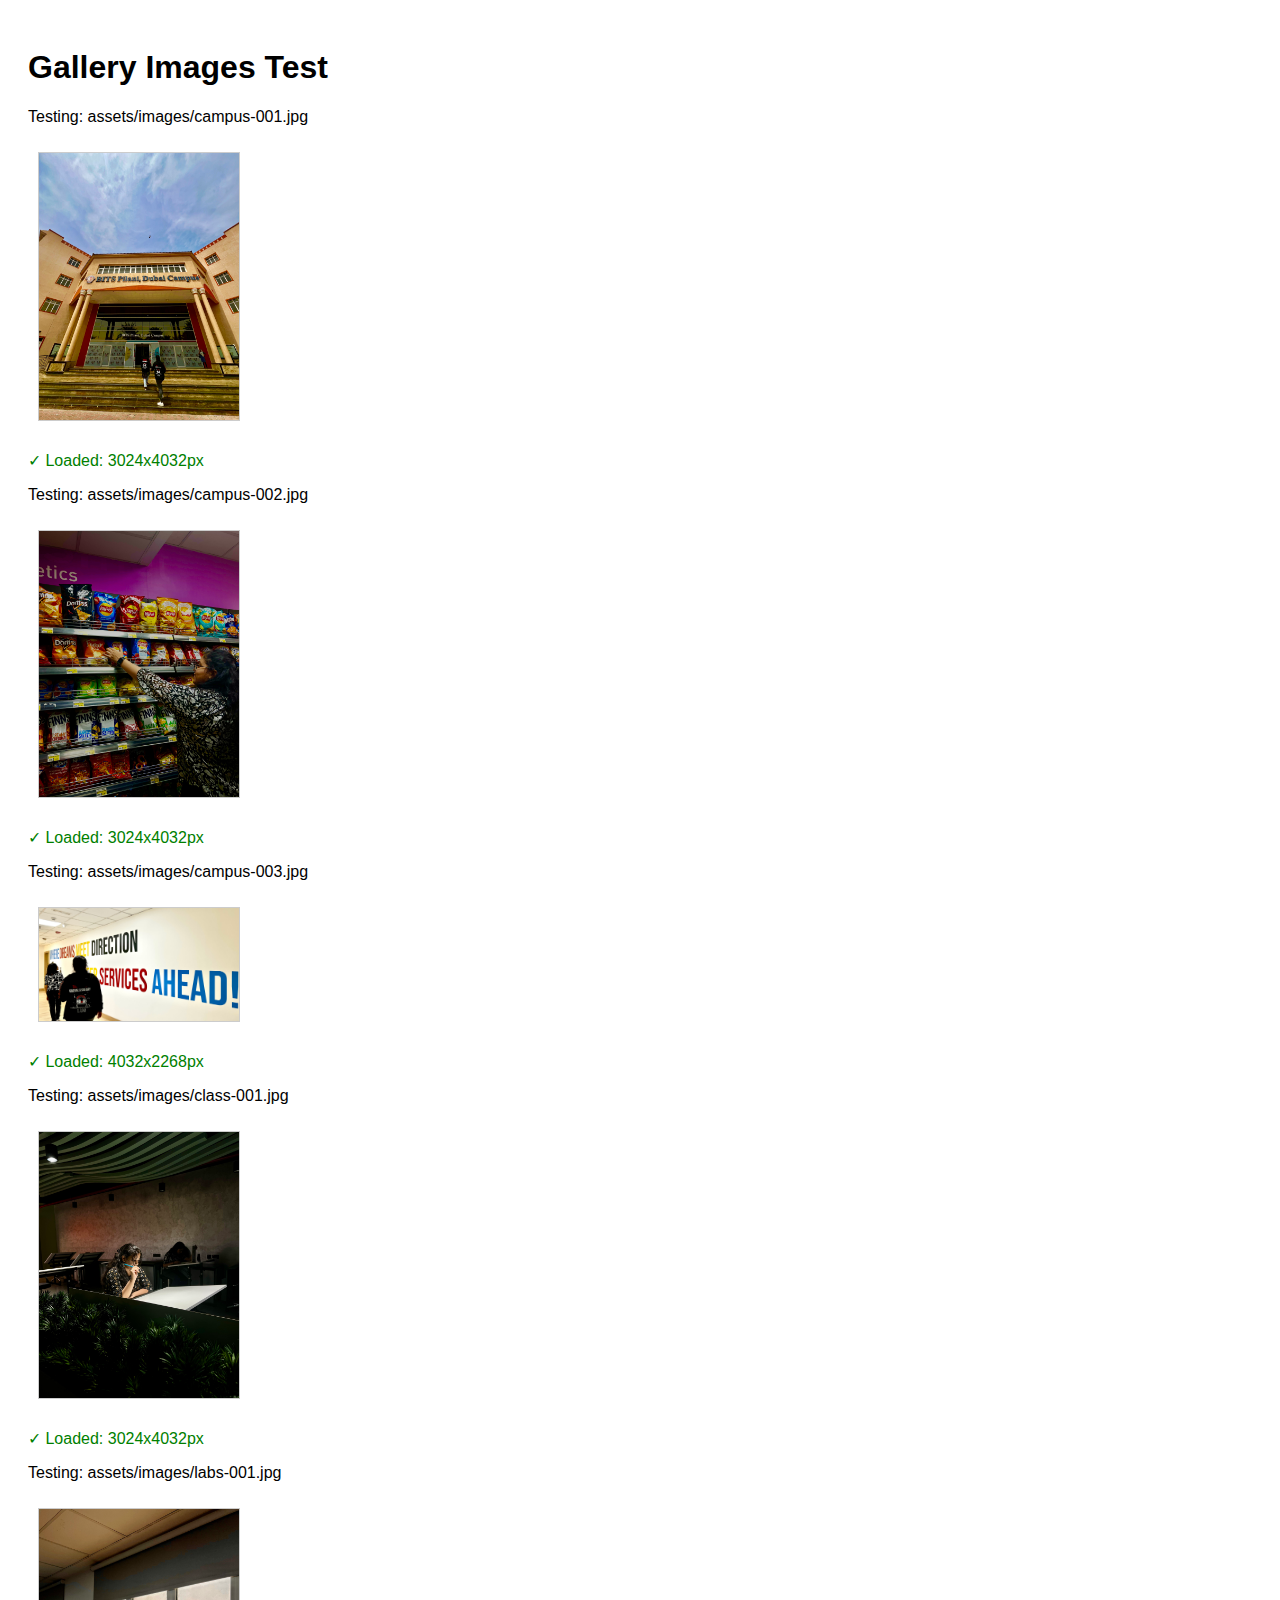
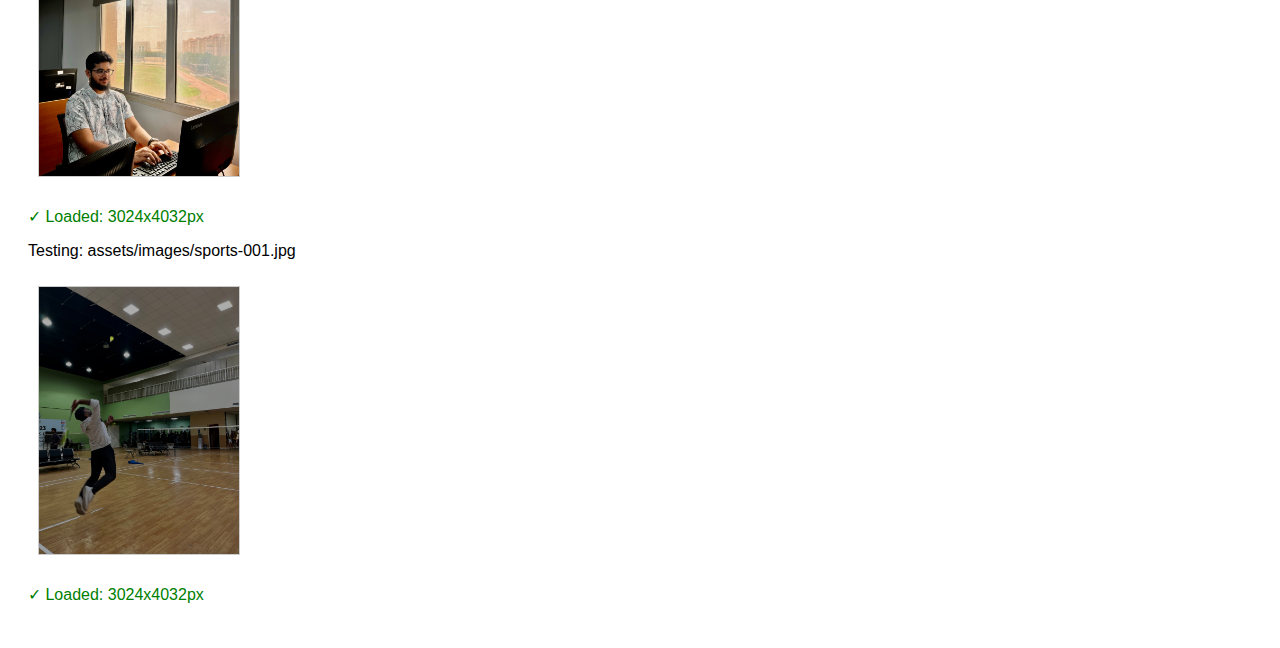
<file: test-images.html>
<!DOCTYPE html>
<html lang="en">
<head>
    <meta charset="UTF-8">
    <meta name="viewport" content="width=device-width, initial-scale=1.0">
    <title>Gallery Test</title>
    <style>
        body { font-family: Arial, sans-serif; padding: 20px; }
        .test-image { margin: 10px; max-width: 200px; border: 1px solid #ccc; }
        .error { color: red; }
        .success { color: green; }
    </style>
</head>
<body>
    <h1>Gallery Images Test</h1>
    <div id="test-results"></div>
    
    <script>
        const images = [
            'assets/images/campus-001.jpg',
            'assets/images/campus-002.jpg',
            'assets/images/campus-003.jpg',
            'assets/images/class-001.jpg',
            'assets/images/labs-001.jpg',
            'assets/images/sports-001.jpg'
        ];
        
        const container = document.getElementById('test-results');
        
        images.forEach((src, index) => {
            const div = document.createElement('div');
            div.innerHTML = `<p>Testing: ${src}</p>`;
            
            const img = document.createElement('img');
            img.className = 'test-image';
            img.src = src;
            
            img.onload = () => {
                div.innerHTML += `<p class="success">✓ Loaded: ${img.naturalWidth}x${img.naturalHeight}px</p>`;
            };
            
            img.onerror = () => {
                div.innerHTML += `<p class="error">✗ Failed to load</p>`;
            };
            
            div.appendChild(img);
            container.appendChild(div);
        });
    </script>
</body>
</html>
</file>
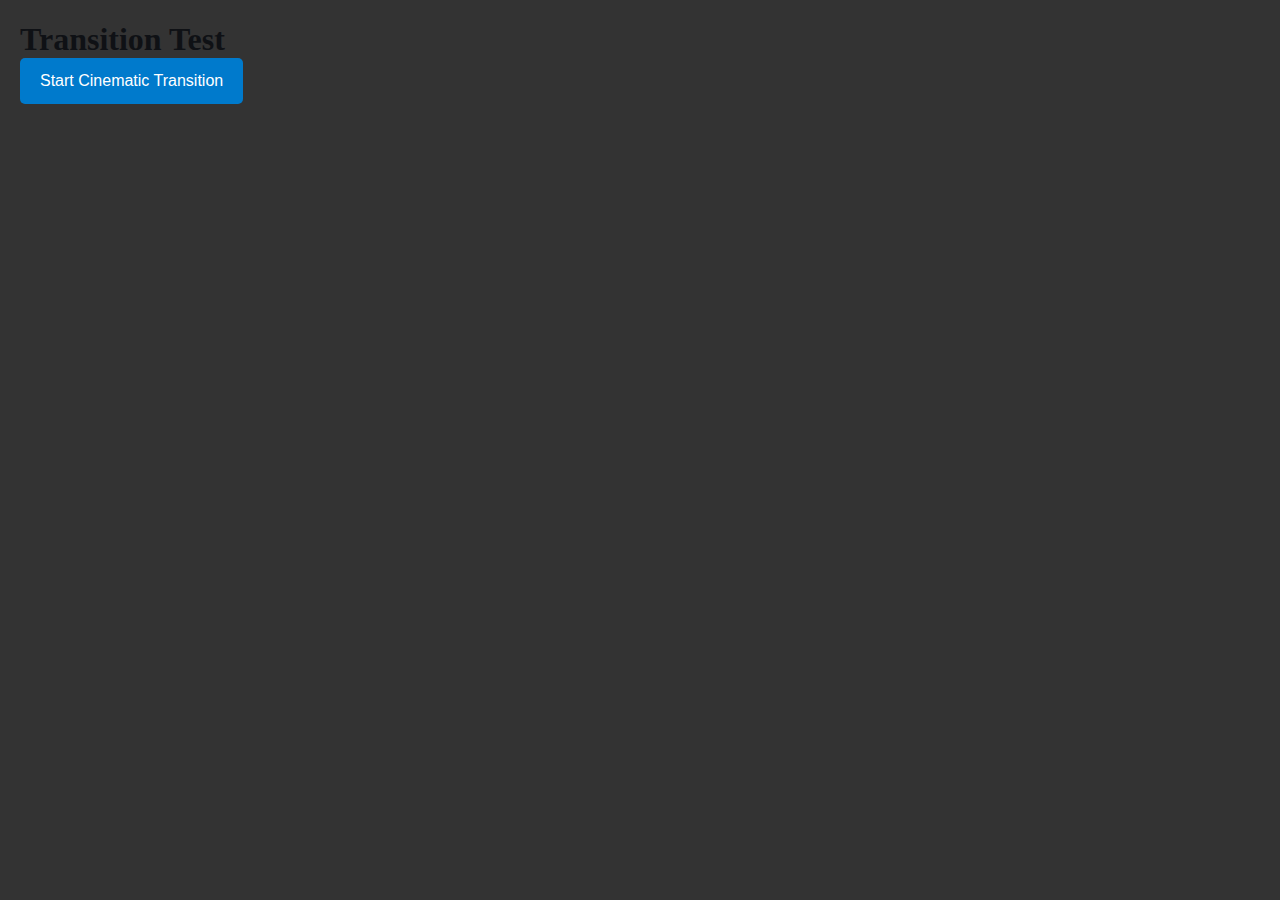
<file: test-transition.html>
<!DOCTYPE html>
<html lang="en">
<head>
    <meta charset="UTF-8">
    <meta name="viewport" content="width=device-width, initial-scale=1.0">
    <title>Test Transition</title>
    <link rel="stylesheet" href="styles/base.css">
    <link rel="stylesheet" href="styles/transition.css">
    <style>
        body {
            margin: 0;
            padding: 20px;
            background: #333;
            color: white;
            font-family: Arial, sans-serif;
        }
        button {
            padding: 10px 20px;
            font-size: 16px;
            background: #007acc;
            color: white;
            border: none;
            border-radius: 5px;
            cursor: pointer;
        }
        button:hover {
            background: #005999;
        }
    </style>
</head>
<body>
    <h1>Transition Test</h1>
    <button onclick="testTransition()">Start Cinematic Transition</button>
    
    <script src="scripts/util.js"></script>
    <script src="scripts/transition.js"></script>
    
    <script>
        function testTransition() {
            console.log('Testing transition...');
            if (window.cinematicTransition) {
                window.cinematicTransition.startTransition();
            } else {
                console.error('Cinematic transition not found');
            }
        }
        
        // Log when scripts are loaded
        window.addEventListener('load', function() {
            console.log('Page loaded');
            console.log('cinematicTransition available:', !!window.cinematicTransition);
        });
    </script>
</body>
</html>
</file>
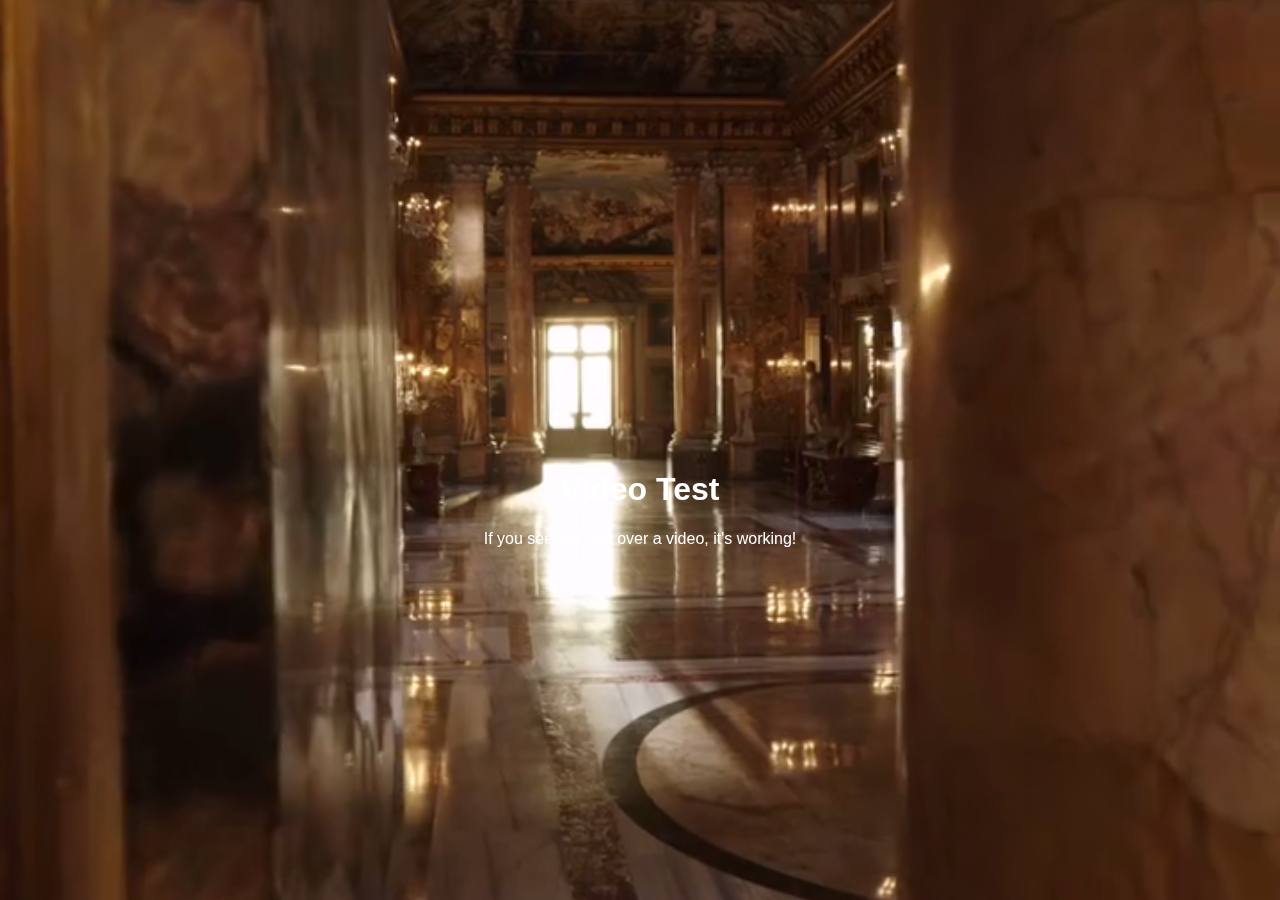
<file: test-video.html>
<!DOCTYPE html>
<html>
<head>
    <title>Video Test</title>
    <style>
        body { margin: 0; padding: 0; background: #000; }
        video { 
            position: fixed; 
            top: 0; 
            left: 0; 
            width: 100vw; 
            height: 100vh; 
            object-fit: cover; 
            z-index: -1; 
        }
        .content { 
            position: relative; 
            z-index: 1; 
            color: white; 
            text-align: center; 
            padding-top: 50vh; 
            font-family: Arial; 
        }
    </style>
</head>
<body>
    <video autoplay muted loop playsinline>
        <source src="assets/video/landing.mp4" type="video/mp4">
    </video>
    <div class="content">
        <h1>Video Test</h1>
        <p>If you see this text over a video, it's working!</p>
    </div>
    
    <script>
        document.addEventListener('DOMContentLoaded', function() {
            const video = document.querySelector('video');
            console.log('Video element:', video);
            console.log('Video src:', video.currentSrc);
            
            video.addEventListener('loadstart', () => console.log('Load start'));
            video.addEventListener('loadeddata', () => console.log('Data loaded'));
            video.addEventListener('canplay', () => console.log('Can play'));
            video.addEventListener('playing', () => console.log('Playing!'));
            video.addEventListener('error', (e) => console.error('Error:', e, video.error));
            
            // Force play
            video.play().catch(console.error);
        });
    </script>
</body>
</html>
</file>
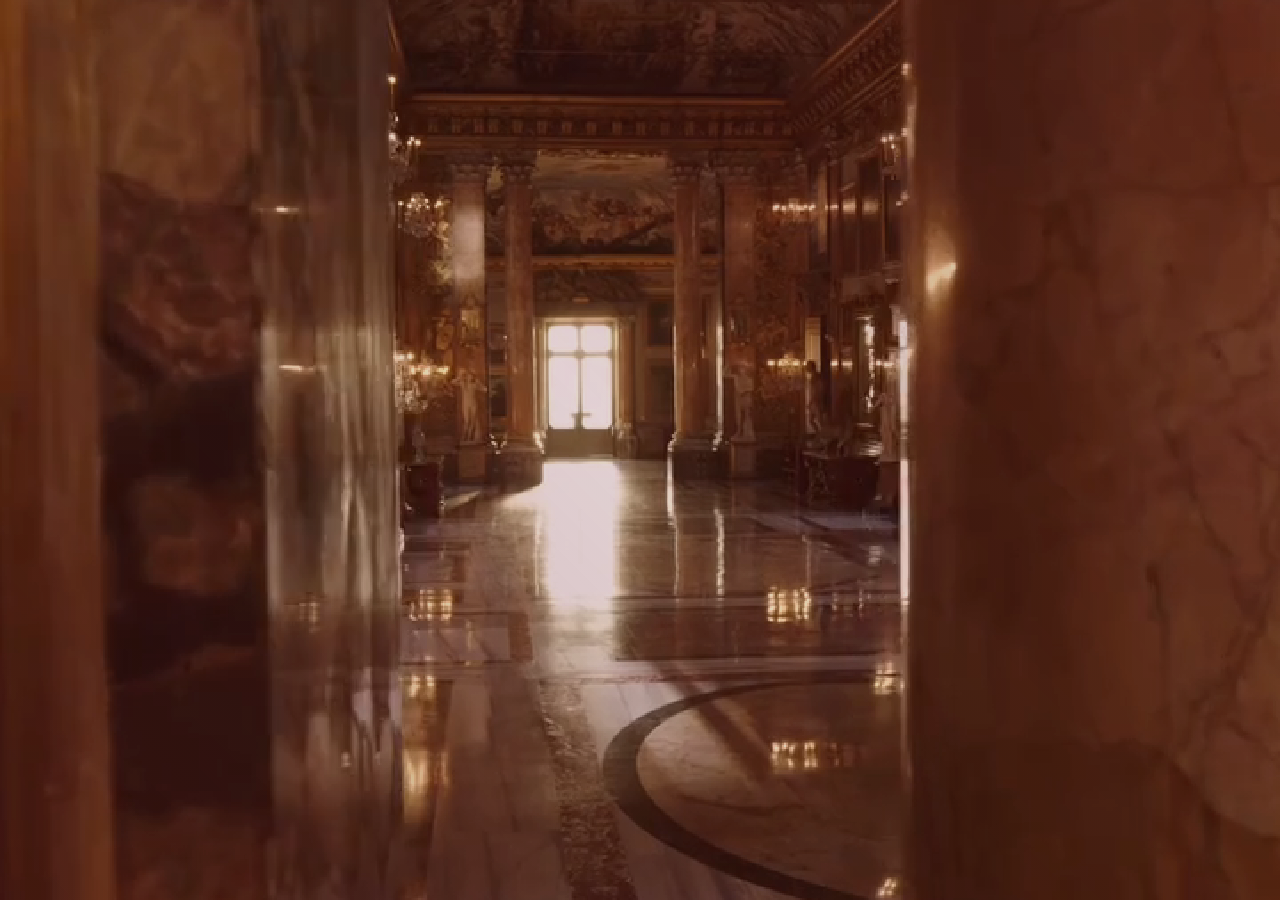
<file: video-landing.html>
<!DOCTYPE html>
<html lang="en">
<head>
    <meta charset="UTF-8">
    <meta name="viewport" content="width=device-width, initial-scale=1.0">
    <title>Museum of Student Life - Video Gallery</title>
    
    <!-- Google Fonts -->
    <link rel="preconnect" href="https://fonts.googleapis.com">
    <link rel="preconnect" href="https://fonts.gstatic.com" crossorigin>
    <link href="https://fonts.googleapis.com/css2?family=Montserrat:wght@300;400;500;600;700&family=Cormorant+Garamond:ital,wght@0,400;0,600;1,400&display=swap" rel="stylesheet">
    
    <!-- Base Styles -->
    <link rel="stylesheet" href="styles/base.css">
    
    <style>
        /* Video Landing Page Styles */
        body {
            margin: 0;
            padding: 0;
            height: 100vh;
            overflow: hidden;
            background: #6d2421;
            font-family: 'Montserrat', sans-serif;
        }
        
        .video-container {
            position: fixed;
            top: 0;
            left: 0;
            width: 100%;
            height: 100%;
            z-index: 1;
        }
        
        .background-video {
            width: 100%;
            height: 100%;
            object-fit: cover;
            opacity: 0.9;
        }
        
        .video-overlay {
            position: absolute;
            top: 0;
            left: 0;
            width: 100%;
            height: 100%;
            background: linear-gradient(
                45deg,
                rgba(109, 36, 33, 0.3) 0%,
                rgba(109, 36, 33, 0.1) 50%,
                rgba(109, 36, 33, 0.3) 100%
            );
            z-index: 2;
        }
        
        .content-overlay {
            position: absolute;
            top: 0;
            left: 0;
            width: 100%;
            height: 100%;
            display: flex;
            flex-direction: column;
            justify-content: center;
            align-items: center;
            z-index: 3;
            text-align: center;
            color: white;
        }
        
        .museum-title {
            font-family: 'Cormorant Garamond', serif;
            font-size: 4rem;
            font-weight: 600;
            margin-bottom: 1rem;
            text-shadow: 2px 2px 8px rgba(0, 0, 0, 0.7);
            opacity: 0;
            animation: titleFadeIn 2s ease 1s forwards;
        }
        
        .museum-subtitle {
            font-size: 1.5rem;
            font-weight: 300;
            margin-bottom: 3rem;
            text-shadow: 1px 1px 4px rgba(0, 0, 0, 0.7);
            opacity: 0;
            animation: subtitleFadeIn 2s ease 1.5s forwards;
        }
        
        .navigation-buttons {
            display: flex;
            gap: 2rem;
            opacity: 0;
            animation: buttonsFadeIn 2s ease 2s forwards;
        }
        
        .nav-button {
            padding: 1rem 2rem;
            background: rgba(255, 179, 35, 0.9);
            color: #6d2421;
            text-decoration: none;
            border-radius: 8px;
            font-weight: 600;
            font-size: 1.1rem;
            transition: all 0.3s ease;
            border: 2px solid transparent;
            box-shadow: 0 4px 15px rgba(0, 0, 0, 0.3);
        }
        
        .nav-button:hover {
            background: #ffb323;
            transform: translateY(-2px);
            box-shadow: 0 6px 20px rgba(0, 0, 0, 0.4);
            border-color: rgba(255, 255, 255, 0.3);
        }
        
        .nav-button.secondary {
            background: rgba(255, 255, 255, 0.1);
            color: white;
            border: 2px solid rgba(255, 255, 255, 0.3);
        }
        
        .nav-button.secondary:hover {
            background: rgba(255, 255, 255, 0.2);
            border-color: rgba(255, 255, 255, 0.5);
        }
        
        /* Animations */
        @keyframes titleFadeIn {
            from {
                opacity: 0;
                transform: translateY(30px);
            }
            to {
                opacity: 1;
                transform: translateY(0);
            }
        }
        
        @keyframes subtitleFadeIn {
            from {
                opacity: 0;
                transform: translateY(20px);
            }
            to {
                opacity: 1;
                transform: translateY(0);
            }
        }
        
        @keyframes buttonsFadeIn {
            from {
                opacity: 0;
                transform: translateY(20px);
            }
            to {
                opacity: 1;
                transform: translateY(0);
            }
        }
        
        /* Responsive Design */
        @media (max-width: 768px) {
            .museum-title {
                font-size: 2.5rem;
            }
            
            .museum-subtitle {
                font-size: 1.2rem;
                margin-bottom: 2rem;
            }
            
            .navigation-buttons {
                flex-direction: column;
                gap: 1rem;
            }
            
            .nav-button {
                padding: 0.8rem 1.5rem;
                font-size: 1rem;
            }
        }
    </style>
</head>
<body>
    <!-- Video Background -->
    <div class="video-container">
        <video class="background-video" autoplay muted loop playsinline>
            <source src="assets/video/landing.mp4" type="video/mp4">
            Your browser does not support the video tag.
        </video>
        <div class="video-overlay"></div>
    </div>
    
    <!-- Content Overlay -->
    <div class="content-overlay">
        <h1 class="museum-title">Museum of Student Life</h1>
        <p class="museum-subtitle">Journey Through the 4 Year Canvas</p>
        
        <div class="navigation-buttons">
            <a href="index.html" class="nav-button">Enter Museum</a>
            <a href="gallery.html" class="nav-button secondary">View Gallery</a>
        </div>
    </div>
</body>
</html>
</file>
<file: styles/transition.css>
/**
 * Cinematic Transition Styles
 * Beautiful image montage animation with layered design
 */

.cinematic-overlay {
    position: fixed;
    top: 0;
    left: 0;
    width: 100vw;
    height: 100vh;
    z-index: 9999;
    opacity: 0;
    visibility: hidden;
    transition: all 0.6s ease;
    overflow: hidden;
}

.cinematic-overlay.active {
    opacity: 1;
    visibility: visible;
}

.cinematic-overlay.complete {
    opacity: 0;
    transform: scale(1.05);
    transition: all 0.8s ease;
}

/* Background Images Layer */
.background-images {
    position: absolute;
    top: 0;
    left: 0;
    width: 100%;
    height: 100%;
    z-index: 10;
}

.background-image {
    position: absolute;
    top: 0;
    left: 0;
    width: 100%;
    height: 100%;
    background-size: cover;
    background-position: center;
    background-repeat: no-repeat;
    opacity: 0;
    transform: scale(1.1);
    transition: all 0.8s cubic-bezier(0.25, 0.46, 0.45, 0.94);
    /* Add a subtle loading placeholder */
    background-color: rgba(20, 20, 20, 0.9);
}

.background-image.active {
    opacity: 1;
    transform: scale(1);
}

.background-image.fade-out {
    opacity: 0;
    transform: scale(0.95);
    transition: all 0.8s ease;
}

.background-image.portrait {
    transform: scale(1.3);
}

.background-image.portrait.active {
    transform: scale(1.1);
}

/* Color Overlay Layer */
.color-overlay {
    position: absolute;
    top: 0;
    left: 0;
    width: 100%;
    height: 100%;
    background: linear-gradient(
        135deg,
        rgba(109, 36, 33, 0.85) 0%,
        rgba(201, 162, 39, 0.25) 30%,
        rgba(109, 36, 33, 0.7) 70%,
        rgba(0, 0, 0, 0.9) 100%
    );
    z-index: 15;
}

/* Content Layer */
.cinematic-content {
    position: relative;
    width: 100%;
    height: 100%;
    display: flex;
    align-items: center;
    justify-content: center;
    z-index: 3;
}

/* Full Screen Text Overlay - Only shows on first image */
.text-overlay {
    position: absolute;
    top: 0;
    left: 0;
    width: 100%;
    height: 100%;
    background: rgba(0, 0, 0, 0.7);
    backdrop-filter: blur(5px);
    display: flex;
    align-items: center;
    justify-content: center;
    z-index: 10;
    opacity: 1;
    transition: all 1.2s ease;
}

.text-overlay.fade-out {
    opacity: 0;
    visibility: hidden;
    pointer-events: none;
    transform: scale(0.9);
}

.text-overlay.fade-out .transition-text {
    opacity: 0;
    transform: translateY(-20px) scale(0.95);
}

/* Additional text background for better readability */
.transition-text {
    text-align: center;
    color: #f4e4a6;
    z-index: 10;
    animation: textSlideUp 1s ease 0.3s both;
    padding: 1.5rem 2rem;
    background: rgba(109, 36, 33, 0.8);
    border-radius: 15px;
    backdrop-filter: blur(8px);
    border: 2px solid #ffb323;
    box-shadow: 0 8px 32px rgba(0, 0, 0, 0.4), 0 0 30px rgba(255, 179, 35, 0.3);
    transition: all 1.2s ease;
}

.transition-text h2 {
    font-family: "Cormorant Garamond", serif;
    font-size: clamp(2.5rem, 6vw, 4.5rem);
    font-weight: 600;
    margin-bottom: 1rem;
    text-shadow: 0 4px 20px rgba(0, 0, 0, 0.9);
    background: linear-gradient(135deg, #f4e4a6 0%, #ffb323 50%, #f4e4a6 100%);
    background-size: 200% 200%;
    -webkit-background-clip: text;
    -webkit-text-fill-color: transparent;
    background-clip: text;
    animation: goldShimmer 3s ease-in-out infinite, textSlideUp 1s ease 0.3s both;
    line-height: 1.1;
}

.transition-text p {
    font-family: "Montserrat", sans-serif;
    font-size: clamp(1rem, 2.5vw, 1.4rem);
    font-weight: 300;
    letter-spacing: 0.15em;
    text-transform: uppercase;
    color: rgba(244, 228, 166, 0.9);
    text-shadow: 0 2px 15px rgba(0, 0, 0, 0.8);
    margin-bottom: 2rem;
}

/* Loading Animation */
.loading-dots {
    display: flex;
    justify-content: center;
    align-items: center;
    gap: 0.5rem;
}

.loading-dots span {
    width: 8px;
    height: 8px;
    border-radius: 50%;
    background: linear-gradient(135deg, #f4e4a6, #ffb323);
    animation: loadingPulse 1.5s ease-in-out infinite;
    box-shadow: 0 2px 10px rgba(255, 179, 35, 0.5);
}

.loading-dots span:nth-child(1) { animation-delay: 0s; }
.loading-dots span:nth-child(2) { animation-delay: 0.2s; }
.loading-dots span:nth-child(3) { animation-delay: 0.4s; }

/* Animations */
@keyframes textSlideUp {
    from {
        opacity: 0;
        transform: translateY(30px);
    }
    to {
        opacity: 1;
        transform: translateY(0);
    }
}

@keyframes goldShimmer {
    0%, 100% { background-position: 0% 50%; }
    50% { background-position: 100% 50%; }
}

@keyframes loadingPulse {
    0%, 100% {
        transform: scale(1);
        opacity: 0.7;
    }
    50% {
        transform: scale(1.2);
        opacity: 1;
    }
}

/* Responsive Design */
@media (max-width: 768px) {
    .background-image.portrait {
        transform: scale(1.4);
    }
    
    .background-image.portrait.active {
        transform: scale(1.2);
    }
    
    .transition-text {
        padding: 0 1.5rem;
    }
    
    .transition-text h2 {
        margin-bottom: 0.75rem;
    }
    
    .transition-text p {
        margin-bottom: 1.5rem;
    }
}

@media (max-width: 480px) {
    .transition-text {
        padding: 0 1rem;
    }
    
    .transition-text h2 {
        margin-bottom: 0.5rem;
        line-height: 1;
    }
    
    .transition-text p {
        margin-bottom: 1rem;
        letter-spacing: 0.1em;
    }
    
    .loading-dots {
        gap: 0.4rem;
    }
    
    .loading-dots span {
        width: 6px;
        height: 6px;
    }
}

@media (orientation: landscape) and (max-height: 600px) {
    .transition-text h2 {
        font-size: clamp(1.8rem, 4vw, 2.8rem);
        margin-bottom: 0.5rem;
    }
    
    .transition-text p {
        font-size: clamp(0.9rem, 2vw, 1.2rem);
        margin-bottom: 1rem;
    }
}

/* High resolution displays */
@media (min-width: 1200px) {
    .background-image {
        background-attachment: fixed;
    }
}

/* Accessibility - Reduced Motion */
@media (prefers-reduced-motion: reduce) {
    .cinematic-overlay,
    .background-image,
    .transition-text h2 {
        animation: none;
        transition: opacity 0.3s ease;
    }
    
    .loading-dots span {
        animation: none;
        opacity: 0.8;
    }
}

/* =============================================================================
   Final Cinematic Text - Styled like index.html landing title
   ============================================================================= */

.final-cinematic-text {
    position: absolute;
    top: 0;
    left: 0;
    width: 100%;
    height: 100%;
    display: flex;
    flex-direction: column;
    align-items: center;
    justify-content: center;
    z-index: 20;
    opacity: 0;
    transform: translateY(30px);
    transition: all 1.5s ease;
    text-align: center;
    padding: 0 2rem;
}

.final-cinematic-text.fade-in {
    opacity: 1;
    transform: translateY(0);
}

.cinematic-title {
    font-family: "TAN Harmoni", "Cormorant Garamond", serif;
    font-size: clamp(3rem, 8vw, 6rem);
    font-weight: 800;
    letter-spacing: 0.1em;
    margin-bottom: 1rem;
    line-height: 1.1;
    
    /* Golden textured effect - same as index.html */
    background: linear-gradient(135deg, #f4e4a6 0%, #d4af37 25%, #b8860b 50%, #d4af37 75%, #f4e4a6 100%);
    background-size: 200% 200%;
    -webkit-background-clip: text;
    -webkit-text-fill-color: transparent;
    background-clip: text;
    
    /* Enhanced shadows for depth */
    filter: drop-shadow(0 2px 4px rgba(0,0,0,0.8)) drop-shadow(0 8px 16px rgba(0,0,0,0.4));
    
    /* Subtle animation */
    animation: goldShimmer 3s ease-in-out infinite;
}

.cinematic-subtitle {
    font-family: "Montserrat", sans-serif;
    font-size: clamp(1rem, 2.5vw, 1.6rem);
    font-weight: 300;
    letter-spacing: 0.2em;
    text-transform: uppercase;
    color: rgba(244, 228, 166, 0.9);
    margin: 0;
    text-shadow: 0 2px 15px rgba(0, 0, 0, 0.8);
    animation: subtitleGlow 3s ease-in-out infinite alternate;
}

@keyframes goldShimmer {
    0%, 100% { background-position: 0% 50%; }
    50% { background-position: 100% 50%; }
}

@keyframes subtitleGlow {
    0% { 
        text-shadow: 0 2px 15px rgba(0, 0, 0, 0.8); 
        opacity: 0.9;
    }
    100% { 
        text-shadow: 0 2px 20px rgba(0, 0, 0, 0.8), 0 0 30px rgba(244, 228, 166, 0.3); 
        opacity: 1;
    }
}

/* Responsive adjustments for cinematic text */
@media (max-width: 768px) {
    .final-cinematic-text {
        padding: 0 1rem;
    }
    
    .cinematic-title {
        margin-bottom: 0.75rem;
    }
}

@media (max-width: 480px) {
    .cinematic-subtitle {
        letter-spacing: 0.15em;
    }
}
</file>
<file: styles/base.css>
/* =============================================================================
   Base Styles - Modern Reset & Design System
   ============================================================================= */

/* CSS Reset */
*,
*::before,
*::after {
    box-sizing: border-box;
}

* {
    margin: 0;
    padding: 0;
}

html {
    font-size: 16px;
    scroll-behavior: smooth;
}

body {
    font-family: 'Montserrat', -apple-system, BlinkMacSystemFont, 'Segoe UI', system-ui, sans-serif;
    line-height: 1.6;
    -webkit-font-smoothing: antialiased;
    -moz-osx-font-smoothing: grayscale;
}

img,
picture,
video,
canvas,
svg {
    display: block;
    max-width: 100%;
}

input,
button,
textarea,
select {
    font: inherit;
}

button {
    cursor: pointer;
    border: none;
    background: none;
}

/* =============================================================================
   Design System Variables
   ============================================================================= */

:root {
    /* Colors - Dark Pink & Gold Theme */
    --wall: #6d2421;              /* Dark pink wall color */
    --floor: #4a1817;             /* Darker pink floor */
    --charcoal: #0f1115;          /* Dark text color */
    --gold: #ffb323;              /* Accent gold color */
    --gold-dark: #e09d1f;         /* Darker gold */
    --gold-light: #ffc757;        /* Lighter gold */
    --muted: #c8a2a0;             /* Muted pink tone */
    --white: #fff;
    --pink-light: #8e3430;        /* Lighter pink accent */
    --pink-dark: #3d1614;         /* Darkest pink */
    
    /* Neutral palette */
    --gray-50: #f9fafb;
    --gray-100: #f3f4f6;
    --gray-200: #e5e7eb;
    --gray-300: #d1d5db;
    --gray-400: #9ca3af;
    --gray-500: #6b7280;
    --gray-600: #4b5563;
    --gray-700: #374151;
    --gray-800: #1f2937;
    --gray-900: #111827;
    
    /* Typography */
    --font-display: 'Cormorant Garamond', Georgia, serif;
    --font-body: 'Montserrat', system-ui, sans-serif;
    
    /* Spacing */
    --space-xs: 0.25rem;
    --space-sm: 0.5rem;
    --space-md: 1rem;
    --space-lg: 1.5rem;
    --space-xl: 2rem;
    --space-2xl: 3rem;
    --space-3xl: 4rem;
    
    /* Border radius */
    --radius-sm: 0.125rem;
    --radius-md: 0.25rem;
    --radius-lg: 0.5rem;
    --radius-xl: 0.75rem;
    
    /* Shadows */
    --shadow-sm: 0 1px 2px 0 rgb(0 0 0 / 0.05);
    --shadow-md: 0 4px 6px -1px rgb(0 0 0 / 0.1), 0 2px 4px -2px rgb(0 0 0 / 0.1);
    --shadow-lg: 0 10px 15px -3px rgb(0 0 0 / 0.1), 0 4px 6px -4px rgb(0 0 0 / 0.1);
    --shadow-xl: 0 20px 25px -5px rgb(0 0 0 / 0.1), 0 8px 10px -6px rgb(0 0 0 / 0.1);
    
    /* Transitions */
    --transition-fast: 150ms cubic-bezier(0.4, 0, 0.2, 1);
    --transition-normal: 300ms cubic-bezier(0.4, 0, 0.2, 1);
    --transition-slow: 500ms cubic-bezier(0.4, 0, 0.2, 1);
    
    /* Frame dimensions */
    --frame-border: 3px;
    --frame-mat-landscape: 2rem;
    --frame-mat-portrait: 1.5rem;
}

/* =============================================================================
   Typography
   ============================================================================= */

h1, h2, h3, h4, h5, h6 {
    font-family: var(--font-display);
    font-weight: 600;
    line-height: 1.2;
    color: var(--charcoal);
}

.museum-title {
    font-size: clamp(2.5rem, 5vw, 4rem);
    font-weight: 600;
    letter-spacing: -0.02em;
}

.exhibit-title {
    font-size: clamp(1.5rem, 3vw, 2rem);
    font-weight: 400;
}

.photo-title {
    font-size: clamp(1.25rem, 2.5vw, 1.5rem);
    font-weight: 400;
    color: var(--gold);
}

/* =============================================================================
   Accessibility
   ============================================================================= */

/* Screen reader only */
.sr-only {
    position: absolute;
    width: 1px;
    height: 1px;
    padding: 0;
    margin: -1px;
    overflow: hidden;
    clip: rect(0, 0, 0, 0);
    white-space: nowrap;
    border: 0;
}

/* High contrast focus outlines */
*:focus-visible {
    outline: 2px solid var(--gold);
    outline-offset: 2px;
    border-radius: var(--radius-sm);
}

/* Remove outline for mouse users */
*:focus:not(:focus-visible) {
    outline: none;
}

/* Ensure interactive elements have proper focus states */
button:focus-visible,
input:focus-visible,
select:focus-visible,
textarea:focus-visible,
a:focus-visible {
    outline: 2px solid var(--gold);
    outline-offset: 2px;
}

/* =============================================================================
   Form Elements
   ============================================================================= */

input,
select,
textarea {
    background: var(--white);
    border: 1px solid var(--gray-300);
    border-radius: var(--radius-md);
    padding: var(--space-sm) var(--space-md);
    transition: border-color var(--transition-fast), box-shadow var(--transition-fast);
}

input:hover,
select:hover,
textarea:hover {
    border-color: var(--gray-400);
}

input:focus,
select:focus,
textarea:focus {
    border-color: var(--gold);
    box-shadow: 0 0 0 3px rgb(201 162 39 / 0.1);
}

/* =============================================================================
   Buttons
   ============================================================================= */

.btn {
    display: inline-flex;
    align-items: center;
    justify-content: center;
    gap: var(--space-sm);
    padding: var(--space-sm) var(--space-lg);
    font-weight: 500;
    text-decoration: none;
    border-radius: var(--radius-md);
    transition: all var(--transition-fast);
    cursor: pointer;
}

.btn-primary {
    background: var(--gold);
    color: var(--white);
}

.btn-primary:hover {
    background: #e09d1f;
    transform: translateY(-1px);
    box-shadow: var(--shadow-md);
}

.btn-secondary {
    background: var(--white);
    color: var(--charcoal);
    border: 1px solid var(--gray-300);
}

.btn-secondary:hover {
    background: var(--gray-50);
    border-color: var(--gray-400);
}

/* =============================================================================
   Utilities
   ============================================================================= */

.text-center { text-align: center; }
.text-left { text-align: left; }
.text-right { text-align: right; }

.font-display { font-family: var(--font-display); }
.font-body { font-family: var(--font-body); }

.text-gold { color: var(--gold); }
.text-muted { color: var(--muted); }
.text-charcoal { color: var(--charcoal); }

.bg-wall { background-color: var(--wall); }
.bg-white { background-color: var(--white); }

.hidden { display: none !important; }
.invisible { visibility: hidden; }

/* Smooth animations */
.smooth-transition {
    transition: all var(--transition-normal);
}

/* Text clamping utility */
.clamp-text {
    display: -webkit-box;
    -webkit-box-orient: vertical;
    overflow: hidden;
}

.clamp-1 { 
    -webkit-line-clamp: 1; 
    line-clamp: 1; 
}
.clamp-2 { 
    -webkit-line-clamp: 2; 
    line-clamp: 2; 
}
.clamp-3 { 
    -webkit-line-clamp: 3; 
    line-clamp: 3; 
}

/* =============================================================================
   Museum Environment Variables & Utilities
   ============================================================================= */

:root {
    --floor-wood-1: #2a3f2f;
    --floor-wood-2: #1f3329;
    --floor-wood-3: #355043;
    --rope: #8b7355;
    --metal: #ffb323;
    --shadow: rgba(0,0,0,.3);
    --shadow-2: rgba(0,0,0,.5);
    --label: #f4f1e8;
    --label-text: #2d4a3d;
}

.museum-skylight {
    position: fixed;
    inset: 0 0 auto 0;
    height: 18vh;
    pointer-events: none;
    background:
        linear-gradient(to bottom, rgba(255,255,255,.55), rgba(255,255,255,0)),
        repeating-linear-gradient(90deg, rgba(255,255,255,.35) 0 1px, rgba(255,255,255,0) 1px 12px);
    filter: blur(1px);
    mix-blend-mode: screen;
}

.museum-floor {
    position: fixed;
    inset: auto 0 0 0;
    height: 22vh;
    pointer-events: none;
    background:
        repeating-linear-gradient(-45deg, var(--floor-wood-1) 0 22px, var(--floor-wood-2) 22px 44px),
        repeating-linear-gradient(45deg, var(--floor-wood-3) 0 22px, var(--floor-wood-1) 22px 44px);
    box-shadow: 0 -12px 22px var(--shadow-2) inset;
}

.vis-dots {
    background-image: radial-gradient(rgba(0,0,0,.025) 1px, transparent 1px);
    background-size: 6px 6px;
}
</file>
